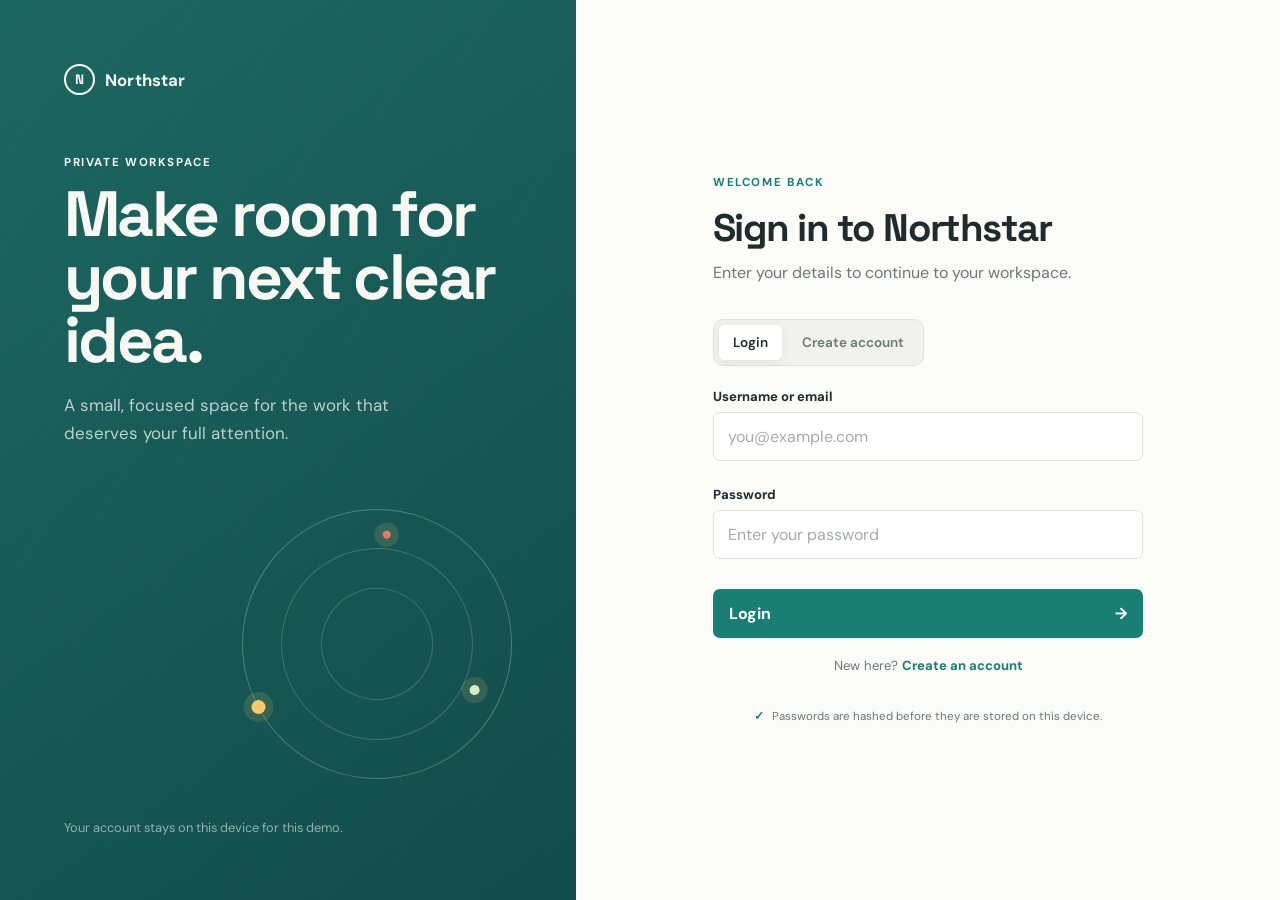
<file: WebDev-L2-Login Authentication System/index.html>
<!doctype html>
<html lang="en">
<head>
  <meta charset="UTF-8">
  <meta name="viewport" content="width=device-width, initial-scale=1.0">
  <meta name="description" content="A simple client-side authentication demo">
  <title>Northstar | Account access</title>
  <link rel="preconnect" href="https://fonts.googleapis.com">
  <link rel="preconnect" href="https://fonts.gstatic.com" crossorigin>
  <link href="https://fonts.googleapis.com/css2?family=DM+Sans:wght@400;500;600;700&family=Space+Grotesk:wght@500;600;700&display=swap" rel="stylesheet">
  <link rel="stylesheet" href="styles.css">
</head>
<body class="auth-page">
  <main class="auth-shell">
    <section class="brand-panel">
      <a class="brand" href="index.html" aria-label="Northstar home"><span class="brand-mark">N</span>Northstar</a>
      <div class="brand-copy">
        <p class="eyebrow">Private workspace</p>
        <h1>Make room for your next clear idea.</h1>
        <p class="muted-on-dark">A small, focused space for the work that deserves your full attention.</p>
      </div>
      <div class="orbit-art" aria-hidden="true"><span></span><span></span><span></span></div>
      <p class="panel-footnote">Your account stays on this device for this demo.</p>
    </section>

    <section class="form-panel">
      <div class="form-wrap">
        <div class="form-heading">
          <p class="eyebrow accent-text" id="form-eyebrow">Welcome back</p>
          <h2 id="form-title">Sign in to Northstar</h2>
          <p class="helper" id="form-helper">Enter your details to continue to your workspace.</p>
        </div>

        <div class="mode-switch" role="tablist" aria-label="Account access">
          <button class="mode-button is-active" id="login-tab" type="button" role="tab" aria-selected="true" aria-controls="login-view">Login</button>
          <button class="mode-button" id="register-tab" type="button" role="tab" aria-selected="false" aria-controls="register-view">Create account</button>
        </div>

        <div class="notice" id="form-notice" role="status" aria-live="polite"></div>

        <form id="login-view" class="auth-form" novalidate>
          <div class="field-group">
            <label for="login-identity">Username or email</label>
            <input id="login-identity" name="identity" type="text" autocomplete="username" placeholder="you@example.com">
            <small class="field-error" data-error-for="login-identity"></small>
          </div>
          <div class="field-group">
            <label for="login-password">Password</label>
            <input id="login-password" name="password" type="password" autocomplete="current-password" placeholder="Enter your password">
            <small class="field-error" data-error-for="login-password"></small>
          </div>
          <button class="primary-button" type="submit">Login <span aria-hidden="true">&#8594;</span></button>
          <p class="form-switch">New here? <button type="button" class="text-button" data-switch="register">Create an account</button></p>
        </form>

        <form id="register-view" class="auth-form is-hidden" novalidate>
          <div class="field-group">
            <label for="register-username">Username</label>
            <input id="register-username" name="username" type="text" autocomplete="username" placeholder="Choose a username">
            <small class="field-error" data-error-for="register-username"></small>
          </div>
          <div class="field-group">
            <label for="register-email">Email</label>
            <input id="register-email" name="email" type="email" autocomplete="email" placeholder="you@example.com">
            <small class="field-error" data-error-for="register-email"></small>
          </div>
          <div class="field-group">
            <label for="register-password">Password</label>
            <input id="register-password" name="password" type="password" autocomplete="new-password" placeholder="At least 8 characters">
            <small class="field-error" data-error-for="register-password"></small>
          </div>
          <p class="password-hint"><span id="length-check" class="check-dot"></span> 8+ characters <span id="number-check" class="check-dot"></span> 1 number</p>
          <button class="primary-button" type="submit">Register <span aria-hidden="true">&#8594;</span></button>
          <p class="form-switch">Already have an account? <button type="button" class="text-button" data-switch="login">Log in</button></p>
        </form>

        <p class="security-note"><span aria-hidden="true">&#10003;</span> Passwords are hashed before they are stored on this device.</p>
      </div>
    </section>
  </main>
  <script src="app.js"></script>
</body>
</html>
</file>
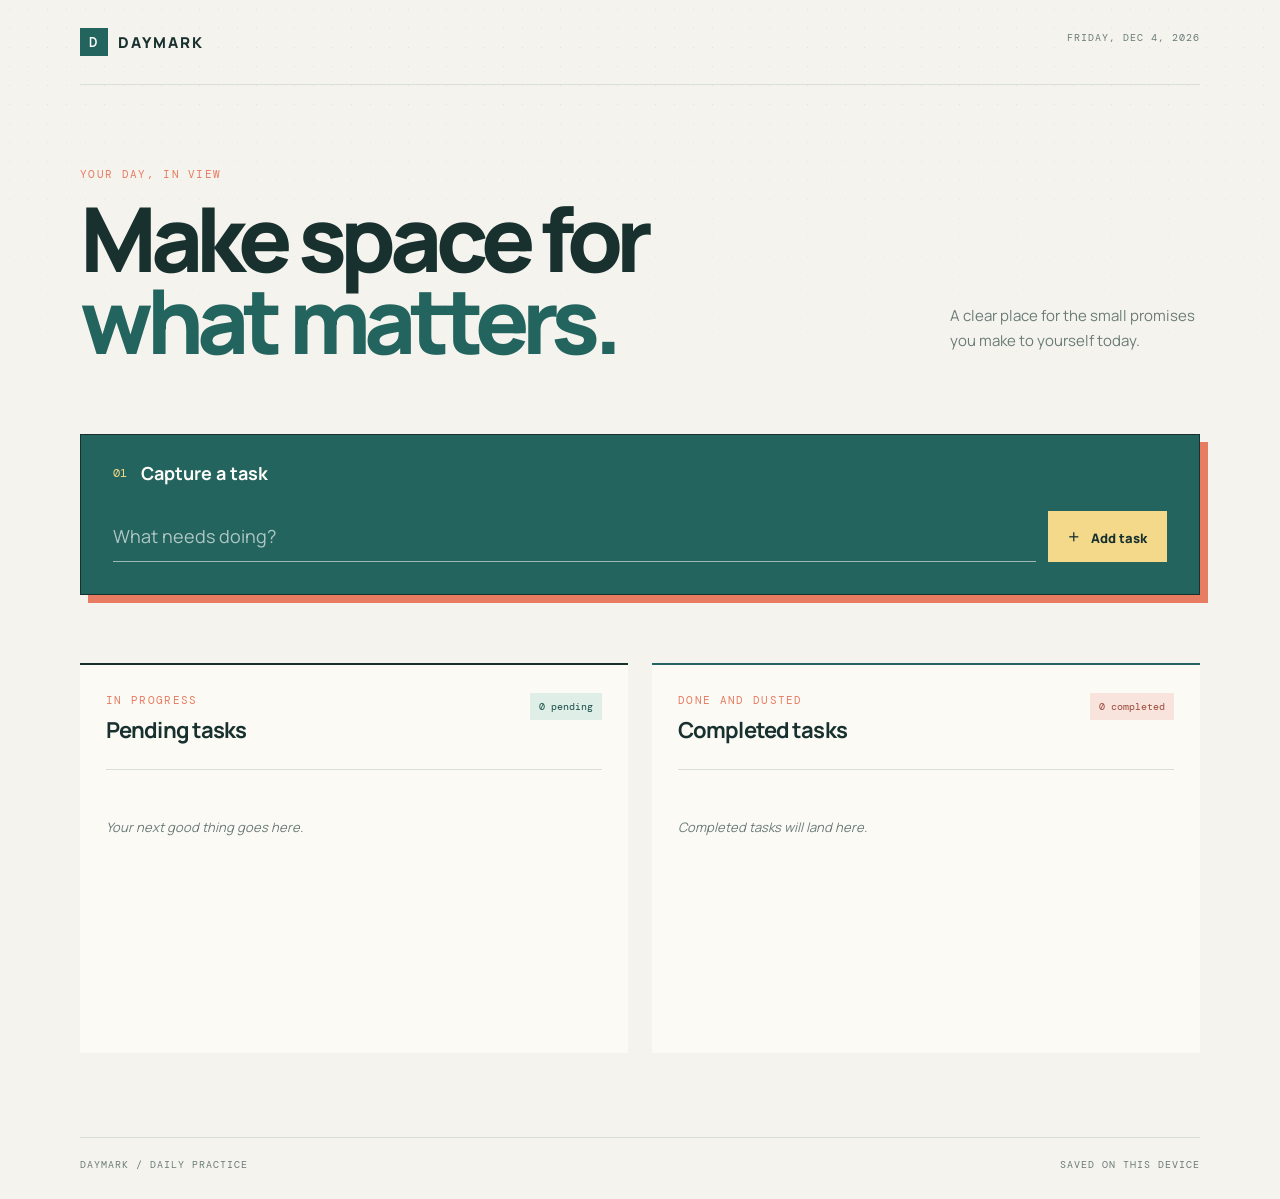
<file: WebDev-L2-todo app/index.html>
<!DOCTYPE html>
<html lang="en">
<head>
  <meta charset="UTF-8">
  <meta name="viewport" content="width=device-width, initial-scale=1.0">
  <meta name="description" content="A focused daily to-do list for capturing and completing what matters.">
  <title>Daymark | To-do list</title>
  <link rel="preconnect" href="https://fonts.googleapis.com">
  <link rel="preconnect" href="https://fonts.gstatic.com" crossorigin>
  <link href="https://fonts.googleapis.com/css2?family=DM+Mono:wght@400;500&family=Manrope:wght@400;500;600;700;800&display=swap" rel="stylesheet">
  <link rel="stylesheet" href="styles.css">
</head>
<body>
  <div class="page-shell">
    <header class="site-header">
      <a class="brand" href="./" aria-label="Daymark home">
        <span class="brand-mark" aria-hidden="true">D</span>
        <span>daymark</span>
      </a>
      <p class="date-label" id="today-label"></p>
    </header>

    <main>
      <section class="intro" aria-labelledby="page-title">
        <div>
          <p class="eyebrow">Your day, in view</p>
          <h1 id="page-title">Make space for<br><em>what matters.</em></h1>
        </div>
        <p class="intro-copy">A clear place for the small promises you make to yourself today.</p>
      </section>

      <section class="task-composer" aria-labelledby="add-task-heading">
        <div class="composer-heading">
          <span class="step-number">01</span>
          <h2 id="add-task-heading">Capture a task</h2>
        </div>
        <form id="task-form" class="add-form">
          <label class="sr-only" for="task-input">What needs doing?</label>
          <input id="task-input" name="task" type="text" maxlength="160" autocomplete="off" placeholder="What needs doing?" required>
          <button class="add-button" type="submit"><span aria-hidden="true">+</span> Add task</button>
        </form>
      </section>

      <section class="lists-grid" aria-label="Task lists">
        <article class="task-panel pending-panel">
          <div class="panel-heading">
            <div>
              <p class="eyebrow">In progress</p>
              <h2>Pending tasks</h2>
            </div>
            <span class="count-badge" id="pending-count">0 pending</span>
          </div>
          <ul class="task-list" id="pending-list" aria-live="polite"></ul>
          <p class="empty-state" id="pending-empty">Your next good thing goes here.</p>
        </article>

        <article class="task-panel completed-panel">
          <div class="panel-heading">
            <div>
              <p class="eyebrow">Done and dusted</p>
              <h2>Completed tasks</h2>
            </div>
            <span class="count-badge" id="completed-count">0 completed</span>
          </div>
          <ul class="task-list" id="completed-list" aria-live="polite"></ul>
          <p class="empty-state" id="completed-empty">Completed tasks will land here.</p>
        </article>
      </section>
    </main>

    <footer class="site-footer">
      <span>DAYMARK / DAILY PRACTICE</span>
      <span id="storage-note">Saved on this device</span>
    </footer>
  </div>
  <script src="script.js"></script>
</body>
</html>
</file>
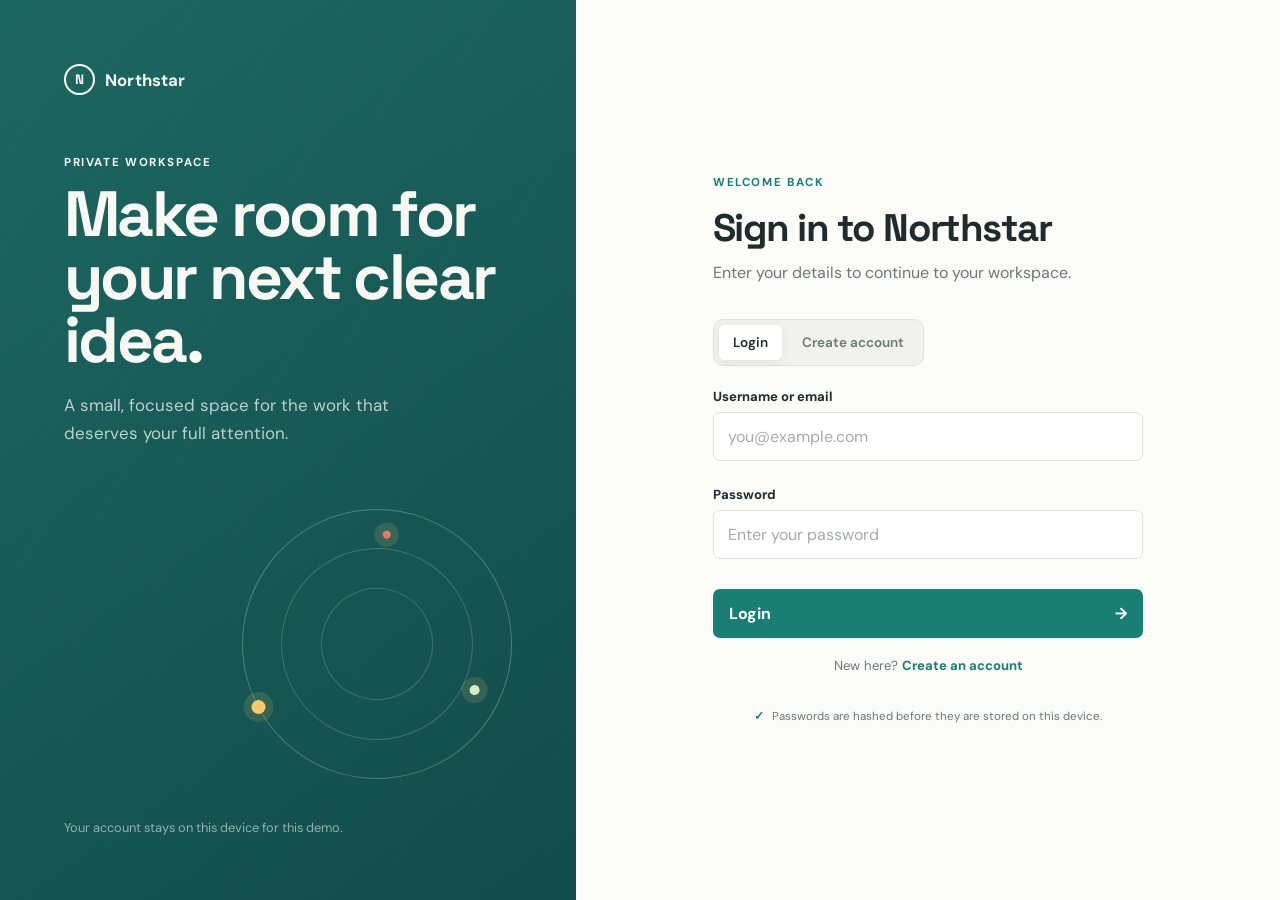
<file: WebDev-L2-Login Authentication System/dashboard.html>
<!doctype html>
<html lang="en">
<head>
  <meta charset="UTF-8">
  <meta name="viewport" content="width=device-width, initial-scale=1.0">
  <meta name="description" content="Your protected Northstar workspace">
  <title>Northstar | Workspace</title>
  <link rel="preconnect" href="https://fonts.googleapis.com">
  <link rel="preconnect" href="https://fonts.gstatic.com" crossorigin>
  <link href="https://fonts.googleapis.com/css2?family=DM+Sans:wght@400;500;600;700&family=Space+Grotesk:wght@500;600;700&display=swap" rel="stylesheet">
  <link rel="stylesheet" href="styles.css">
</head>
<body class="dashboard-page">
  <header class="dashboard-nav">
    <a class="brand" href="dashboard.html"><span class="brand-mark">N</span>Northstar</a>
    <button id="logout-button" class="logout-button" type="button"><span aria-hidden="true">&#8599;</span> Log out</button>
  </header>
  <main class="dashboard-shell">
    <section class="welcome-block">
      <p class="eyebrow accent-text">Your workspace</p>
      <h1>Good to see you, <span id="user-name">there</span>.</h1>
      <p class="dashboard-intro">This is a protected space. Your session is active in this browser tab.</p>
    </section>
    <section class="dashboard-grid" aria-label="Workspace overview">
      <article class="feature-card feature-card-main">
        <div class="card-icon">&#10022;</div>
        <p class="eyebrow">Today</p>
        <h2>Keep your focus close.</h2>
        <p>Your account is ready. This protected page is only available after a successful login.</p>
        <div class="progress-line"><span></span></div>
        <div class="card-meta"><span>Workspace health</span><strong>Good</strong></div>
      </article>
      <article class="feature-card warm-card">
        <div class="card-icon">&#9672;</div>
        <p class="eyebrow">Account</p>
        <h2 id="user-email">you@example.com</h2>
        <p>Signed in securely for this session.</p>
      </article>
      <article class="feature-card light-card">
        <div class="card-icon">&#10003;</div>
        <p class="eyebrow">Security</p>
        <h2>Protected</h2>
        <p>Your password is represented by a SHA-256 hash, never plain text.</p>
      </article>
    </section>
  </main>
  <script src="app.js"></script>
</body>
</html>
</file>
<file: WebDev-L2-Login Authentication System/styles.css>
:root {
  --ink: #202b2d;
  --muted: #6c7878;
  --paper: #f4f3ef;
  --panel: #fbfbf8;
  --line: #dfe3dd;
  --teal: #197f75;
  --teal-dark: #115f59;
  --coral: #ee775f;
  --sun: #f8c86d;
  --shadow: 0 24px 70px rgba(28, 49, 47, 0.12);
}

* { box-sizing: border-box; }

body {
  margin: 0;
  min-width: 320px;
  color: var(--ink);
  background: var(--paper);
  font-family: "DM Sans", sans-serif;
}

button, input { font: inherit; }
button { cursor: pointer; }

.auth-shell {
  display: grid;
  grid-template-columns: minmax(310px, 0.9fr) minmax(390px, 1.1fr);
  min-height: 100vh;
}

.brand-panel {
  position: relative;
  display: flex;
  flex-direction: column;
  overflow: hidden;
  padding: clamp(28px, 5vw, 68px);
  color: #f7f9f2;
  background: #1d6661;
}

.brand-panel::before {
  position: absolute;
  inset: 0;
  background: linear-gradient(145deg, rgba(28, 115, 103, 0.1), rgba(12, 66, 66, 0.72)), repeating-linear-gradient(120deg, transparent 0 42px, rgba(255,255,255,0.025) 42px 43px);
  content: "";
}

.brand, .brand-copy, .panel-footnote, .orbit-art { position: relative; z-index: 1; }
.brand { display: inline-flex; align-items: center; gap: 10px; width: fit-content; color: inherit; font-size: 1.05rem; font-weight: 700; letter-spacing: 0.01em; text-decoration: none; }
.brand-mark { display: grid; width: 31px; height: 31px; place-items: center; border: 2px solid currentColor; border-radius: 50%; font-family: "Space Grotesk", sans-serif; font-size: 0.85rem; }
.brand-copy { max-width: 480px; margin: auto 0; }
.brand-copy h1, .welcome-block h1 { max-width: 590px; margin: 12px 0 20px; font-family: "Space Grotesk", sans-serif; font-size: clamp(2.5rem, 5vw, 4.8rem); line-height: 0.98; letter-spacing: -0.04em; }
.eyebrow { margin: 0; font-size: 0.72rem; font-weight: 700; letter-spacing: 0.14em; line-height: 1.3; text-transform: uppercase; }
.muted-on-dark { max-width: 360px; margin: 0; color: rgba(247, 249, 242, 0.74); font-size: 1.06rem; line-height: 1.65; }
.panel-footnote { margin: 0; color: rgba(247, 249, 242, 0.57); font-size: 0.8rem; }
.orbit-art { width: min(270px, 55vw); height: min(270px, 55vw); margin: 0 0 40px auto; border: 1px solid rgba(255,255,255,0.24); border-radius: 50%; transform: rotate(-25deg); }
.orbit-art::before, .orbit-art::after { position: absolute; border: 1px solid rgba(255,255,255,0.18); border-radius: 50%; content: ""; }
.orbit-art::before { inset: 14%; }
.orbit-art::after { inset: 29%; }
.orbit-art span { position: absolute; top: 50%; left: -7px; width: 14px; height: 14px; border-radius: 50%; background: var(--sun); box-shadow: 0 0 0 8px rgba(248, 200, 109, 0.14); }
.orbit-art span:nth-child(2) { top: 13%; left: 69%; width: 8px; height: 8px; background: var(--coral); }
.orbit-art span:nth-child(3) { top: 79%; left: 74%; width: 10px; height: 10px; background: #d5e9cb; }

.form-panel { display: grid; place-items: center; padding: 42px clamp(24px, 7vw, 110px); background: var(--panel); }
.form-wrap { width: min(100%, 430px); }
.form-heading h2 { margin: 12px 0 9px; font-family: "Space Grotesk", sans-serif; font-size: clamp(2rem, 3vw, 2.7rem); letter-spacing: -0.04em; }
.helper, .dashboard-intro { margin: 0; color: var(--muted); line-height: 1.55; }
.accent-text { color: var(--teal); }
.mode-switch { display: inline-flex; gap: 6px; margin: 34px 0 22px; padding: 5px; border: 1px solid var(--line); border-radius: 10px; background: #f1f2ed; }
.mode-button { padding: 9px 14px; border: 0; border-radius: 6px; color: var(--muted); background: transparent; font-size: 0.85rem; font-weight: 600; }
.mode-button.is-active { color: var(--ink); background: white; box-shadow: 0 2px 8px rgba(35, 56, 51, 0.08); }
.notice { min-height: 0; margin-bottom: 0; color: #a44138; font-size: 0.85rem; line-height: 1.4; }
.notice:not(:empty) { min-height: 20px; margin-bottom: 12px; padding: 10px 12px; border-left: 3px solid var(--coral); background: #fff1ed; }
.auth-form { display: grid; gap: 18px; }
.is-hidden { display: none; }
.field-group { display: grid; gap: 7px; }
.field-group label { font-size: 0.82rem; font-weight: 700; }
.field-group input { width: 100%; padding: 13px 14px; border: 1px solid var(--line); border-radius: 7px; outline: none; color: var(--ink); background: white; transition: border-color 160ms ease, box-shadow 160ms ease; }
.field-group input::placeholder { color: #a4adab; }
.field-group input:focus { border-color: var(--teal); box-shadow: 0 0 0 3px rgba(25, 127, 117, 0.13); }
.field-group input.invalid { border-color: var(--coral); }
.field-error { min-height: 0; color: #b04a3c; font-size: 0.75rem; }
.password-hint { display: flex; gap: 8px; align-items: center; margin: -7px 0 0; color: var(--muted); font-size: 0.76rem; }
.check-dot { width: 7px; height: 7px; border-radius: 50%; background: #bec7c1; }
.check-dot.valid { background: var(--teal); }
.primary-button { display: flex; align-items: center; justify-content: space-between; margin-top: 5px; padding: 14px 16px; border: 0; border-radius: 7px; color: white; background: var(--teal); font-weight: 700; transition: background 160ms ease, transform 160ms ease; }
.primary-button:hover { background: var(--teal-dark); transform: translateY(-1px); }
.form-switch { margin: 1px 0 0; color: var(--muted); font-size: 0.82rem; text-align: center; }
.text-button { padding: 0; border: 0; color: var(--teal); background: transparent; font-weight: 700; }
.security-note { display: flex; gap: 8px; align-items: center; justify-content: center; margin: 35px 0 0; color: var(--muted); font-size: 0.72rem; }
.security-note span { color: var(--teal); font-weight: 700; }

.dashboard-page { min-height: 100vh; background: #eef1ec; }
.dashboard-nav { display: flex; align-items: center; justify-content: space-between; padding: 25px clamp(24px, 6vw, 90px); background: rgba(251, 251, 248, 0.82); border-bottom: 1px solid var(--line); }
.dashboard-nav .brand { color: var(--ink); }
.logout-button { display: inline-flex; gap: 8px; align-items: center; padding: 9px 14px; border: 1px solid #cbd5cd; border-radius: 6px; color: var(--ink); background: transparent; font-size: 0.82rem; font-weight: 700; }
.logout-button:hover { border-color: var(--coral); color: #a44138; }
.dashboard-shell { max-width: 1180px; margin: 0 auto; padding: clamp(52px, 9vw, 120px) clamp(24px, 6vw, 90px); }
.welcome-block h1 { max-width: 760px; margin-bottom: 16px; font-size: clamp(2.5rem, 6vw, 5.7rem); }
.welcome-block h1 span { color: var(--teal); }
.dashboard-intro { max-width: 510px; font-size: 1.08rem; }
.dashboard-grid { display: grid; grid-template-columns: 1.3fr 1fr 1fr; gap: 18px; margin-top: 68px; }
.feature-card { min-height: 290px; padding: 28px; border: 1px solid rgba(47, 75, 69, 0.11); border-radius: 8px; box-shadow: var(--shadow); }
.feature-card-main { color: white; background: var(--teal); }
.warm-card { background: var(--sun); }
.light-card { background: #f9faf5; }
.card-icon { margin-bottom: 36px; font-size: 1.55rem; }
.feature-card h2 { margin: 14px 0 12px; font-family: "Space Grotesk", sans-serif; font-size: 1.65rem; letter-spacing: -0.04em; }
.feature-card p:not(.eyebrow) { max-width: 260px; margin: 0; line-height: 1.55; opacity: 0.78; }
.progress-line { height: 5px; margin: 30px 0 12px; overflow: hidden; border-radius: 5px; background: rgba(255,255,255,0.22); }
.progress-line span { display: block; width: 82%; height: 100%; border-radius: inherit; background: #d5e9cb; }
.card-meta { display: flex; justify-content: space-between; color: rgba(255,255,255,0.74); font-size: 0.75rem; }
.card-meta strong { color: white; }

@media (max-width: 820px) {
  .auth-shell { grid-template-columns: 1fr; }
  .brand-panel { min-height: 340px; }
  .brand-copy { margin: 70px 0 40px; }
  .brand-copy h1 { max-width: 500px; font-size: clamp(2.4rem, 10vw, 4rem); }
  .orbit-art { position: absolute; right: -15px; bottom: 15px; width: 200px; height: 200px; margin: 0; opacity: 0.62; }
  .panel-footnote { margin-top: auto; }
  .form-panel { padding: 58px 24px 70px; }
  .dashboard-grid { grid-template-columns: 1fr 1fr; }
  .feature-card-main { grid-column: span 2; }
}

@media (max-width: 500px) {
  .brand-panel { min-height: 380px; }
  .brand-copy { margin-top: 72px; }
  .orbit-art { bottom: 45px; width: 160px; height: 160px; }
  .dashboard-nav { padding: 20px 18px; }
  .dashboard-shell { padding: 52px 18px 70px; }
  .dashboard-grid { grid-template-columns: 1fr; margin-top: 48px; }
  .feature-card-main { grid-column: auto; }
  .feature-card { min-height: 240px; }
}
</file>
<file: WebDev-L2-todo app/styles.css>
:root {
  --ink: #18312f;
  --muted: #6b7c78;
  --paper: #f5f3ed;
  --surface: #fffefa;
  --line: #d9dfd8;
  --teal: #23645e;
  --teal-dark: #174c48;
  --coral: #e77c62;
  --mint: #dfeee7;
  --yellow: #f4d98a;
  --mono: "DM Mono", monospace;
  --sans: "Manrope", sans-serif;
}

* { box-sizing: border-box; }

html { scroll-behavior: smooth; }

body {
  margin: 0;
  color: var(--ink);
  background: var(--paper);
  font-family: var(--sans);
  -webkit-font-smoothing: antialiased;
}

body::before {
  content: "";
  position: fixed;
  inset: 0;
  pointer-events: none;
  opacity: .24;
  background-image: radial-gradient(#9ea9a2 0.7px, transparent 0.7px);
  background-size: 19px 19px;
  mask-image: linear-gradient(to bottom, black, transparent 68%);
}

button, input { font: inherit; }
button { cursor: pointer; }

.page-shell {
  position: relative;
  width: min(1120px, calc(100% - 48px));
  margin: 0 auto;
}

.site-header {
  display: flex;
  justify-content: space-between;
  align-items: center;
  padding: 28px 0;
  border-bottom: 1px solid var(--line);
}

.brand {
  display: inline-flex;
  align-items: center;
  gap: 10px;
  color: var(--ink);
  font-size: 15px;
  font-weight: 800;
  letter-spacing: .13em;
  text-decoration: none;
  text-transform: uppercase;
}

.brand-mark {
  display: grid;
  width: 28px;
  height: 28px;
  place-items: center;
  color: var(--surface);
  background: var(--teal);
  font-family: var(--mono);
  font-size: 14px;
  font-weight: 500;
}

.date-label, .site-footer {
  color: var(--muted);
  font-family: var(--mono);
  font-size: 10px;
  letter-spacing: .1em;
  text-transform: uppercase;
}

.intro {
  display: flex;
  justify-content: space-between;
  align-items: end;
  gap: 32px;
  padding: 82px 0 72px;
}

.eyebrow {
  margin: 0 0 16px;
  color: var(--coral);
  font-family: var(--mono);
  font-size: 11px;
  letter-spacing: .12em;
  text-transform: uppercase;
}

h1, h2, p { margin-top: 0; }
h1 {
  max-width: 680px;
  margin-bottom: 0;
  font-size: clamp(3rem, 7vw, 6.6rem);
  font-weight: 800;
  letter-spacing: -.07em;
  line-height: .92;
}
h1 em { color: var(--teal); font-style: normal; }
.intro-copy { max-width: 250px; margin-bottom: 8px; color: var(--muted); font-size: 15px; line-height: 1.65; }

.task-composer {
  padding: 26px 32px 32px;
  border: 1px solid var(--ink);
  background: var(--teal);
  color: var(--surface);
  box-shadow: 8px 8px 0 var(--coral);
}

.composer-heading { display: flex; align-items: center; gap: 14px; margin-bottom: 26px; }
.step-number { color: var(--yellow); font-family: var(--mono); font-size: 12px; }
.composer-heading h2 { margin: 0; font-size: 18px; font-weight: 700; }
.add-form { display: flex; gap: 12px; }
.add-form input {
  min-width: 0;
  flex: 1;
  border: 0;
  border-bottom: 1px solid rgba(255,255,255,.55);
  outline: 0;
  padding: 13px 0;
  color: var(--surface);
  background: transparent;
  font-size: 18px;
}
.add-form input::placeholder { color: rgba(255,255,255,.64); }
.add-form input:focus { border-bottom-color: var(--yellow); }
.add-button {
  flex: 0 0 auto;
  border: 0;
  padding: 0 20px;
  color: var(--ink);
  background: var(--yellow);
  font-size: 13px;
  font-weight: 800;
  transition: transform .2s ease, background .2s ease;
}
.add-button:hover { background: #ffe7a4; transform: translateY(-2px); }
.add-button span { margin-right: 8px; font-size: 20px; font-weight: 400; vertical-align: -1px; }

.lists-grid { display: grid; grid-template-columns: repeat(2, minmax(0, 1fr)); gap: 24px; padding: 68px 0 84px; }
.task-panel { min-height: 390px; padding: 28px 26px; border-top: 2px solid var(--ink); background: rgba(255,254,250,.62); }
.completed-panel { border-top-color: var(--teal); }
.panel-heading { display: flex; justify-content: space-between; align-items: start; gap: 16px; padding-bottom: 24px; border-bottom: 1px solid var(--line); }
.panel-heading .eyebrow { margin-bottom: 8px; }
.panel-heading h2 { margin: 0; font-size: 22px; letter-spacing: -.04em; }
.count-badge { padding: 7px 9px; color: var(--teal-dark); background: var(--mint); font-family: var(--mono); font-size: 10px; white-space: nowrap; }
.completed-panel .count-badge { background: #f9e4dd; color: #9a4939; }
.task-list { display: grid; gap: 10px; margin: 0; padding: 20px 0 0; list-style: none; }
.task-item { display: flex; align-items: start; gap: 12px; padding: 14px 0; border-bottom: 1px solid var(--line); animation: rise-in .3s ease both; }
.task-toggle {
  flex: 0 0 auto;
  width: 20px;
  height: 20px;
  margin-top: 1px;
  border: 1px solid var(--teal);
  border-radius: 50%;
  background: transparent;
  transition: background .2s ease, box-shadow .2s ease;
}
.task-toggle:hover { box-shadow: 0 0 0 4px var(--mint); }
.task-toggle.is-complete { border-color: var(--teal); background: var(--teal); }
.task-toggle.is-complete::after { content: "✓"; display: block; color: white; font-size: 13px; line-height: 18px; }
.task-body { min-width: 0; flex: 1; }
.task-text { display: block; overflow-wrap: anywhere; font-size: 14px; font-weight: 600; line-height: 1.45; }
.completed-panel .task-text { color: var(--muted); text-decoration: line-through; text-decoration-thickness: 1px; }
.task-time { display: block; margin-top: 6px; color: var(--muted); font-family: var(--mono); font-size: 10px; }
.task-actions { display: flex; gap: 4px; opacity: .45; transition: opacity .2s ease; }
.task-item:hover .task-actions, .task-actions:focus-within { opacity: 1; }
.icon-button { border: 0; padding: 3px 5px; color: var(--muted); background: transparent; font-family: var(--mono); font-size: 11px; }
.icon-button:hover { color: var(--coral); }
.edit-form { display: flex; gap: 8px; }
.edit-input { width: 100%; min-width: 0; border: 0; border-bottom: 1px solid var(--teal); outline: 0; padding: 0 0 5px; color: var(--ink); background: transparent; font-size: 14px; }
.save-edit { border: 0; padding: 4px 7px; color: var(--surface); background: var(--teal); font-family: var(--mono); font-size: 10px; }
.empty-state { margin: 28px 0 0; color: var(--muted); font-size: 13px; font-style: italic; }
.empty-state[hidden] { display: none; }
.site-footer { display: flex; justify-content: space-between; padding: 20px 0 28px; border-top: 1px solid var(--line); }
.sr-only { position: absolute; width: 1px; height: 1px; padding: 0; margin: -1px; overflow: hidden; clip: rect(0, 0, 0, 0); white-space: nowrap; border: 0; }

@keyframes rise-in { from { opacity: 0; transform: translateY(5px); } to { opacity: 1; transform: translateY(0); } }

@media (max-width: 680px) {
  .page-shell { width: min(100% - 32px, 520px); }
  .site-header { padding: 20px 0; }
  .date-label { font-size: 9px; }
  .intro { display: block; padding: 64px 0 52px; }
  h1 { font-size: clamp(3.1rem, 16vw, 5rem); }
  .intro-copy { margin: 28px 0 0; }
  .task-composer { padding: 22px 18px 24px; box-shadow: 5px 5px 0 var(--coral); }
  .add-form { display: block; }
  .add-button { width: 100%; margin-top: 16px; padding: 13px; }
  .lists-grid { display: block; padding: 52px 0 64px; }
  .task-panel { min-height: auto; margin-bottom: 26px; padding: 24px 18px; }
  .site-footer { display: block; line-height: 2; }
  .site-footer span { display: block; }
}
</file>
